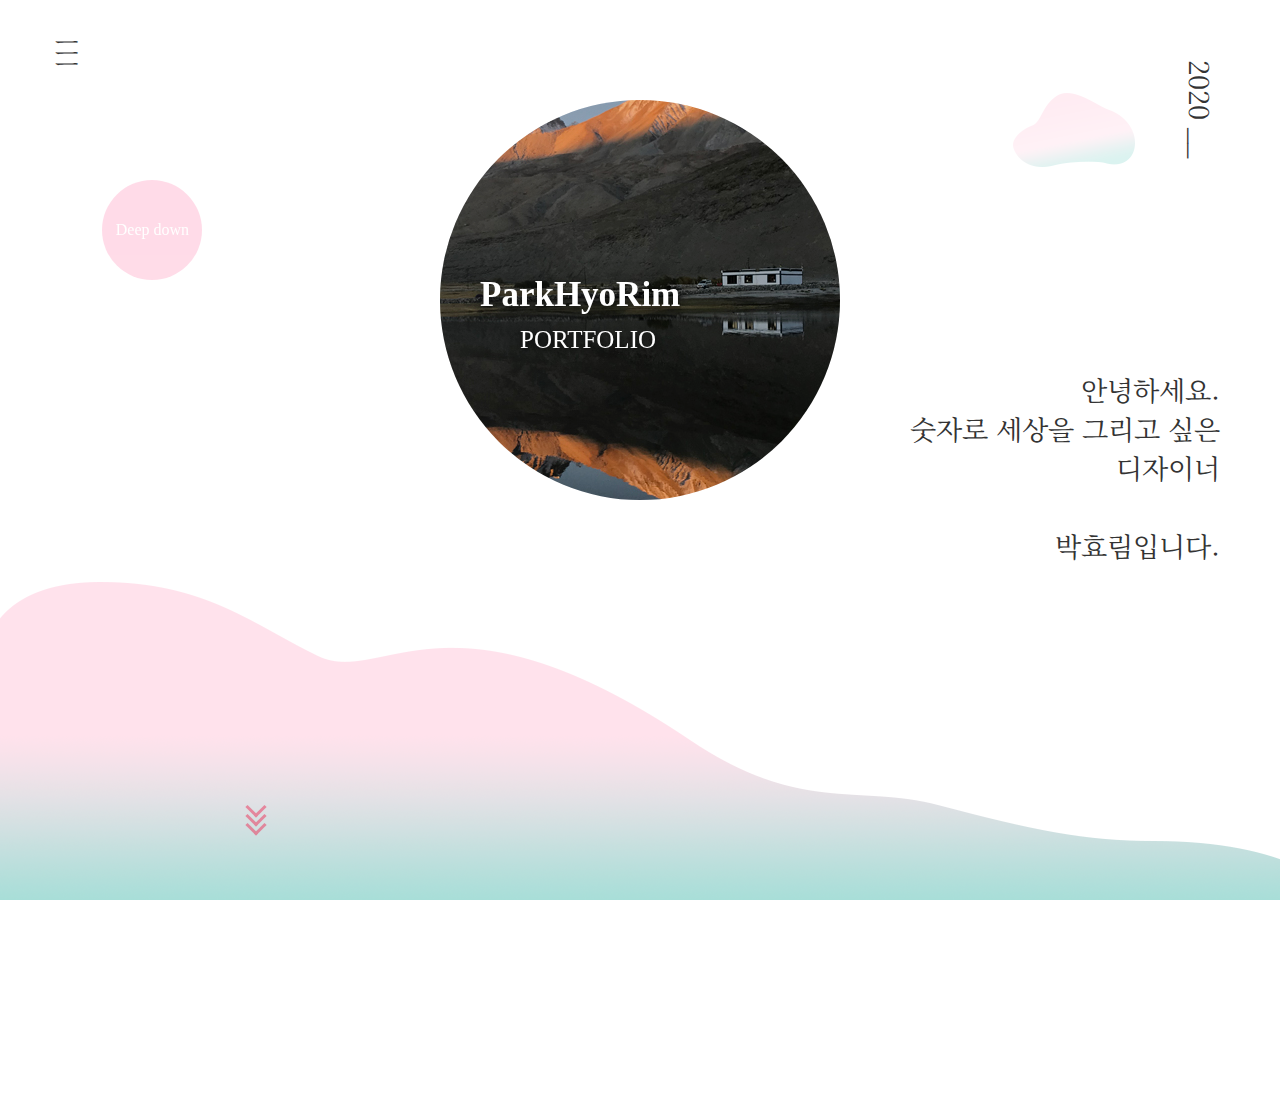
<file: index.html>
<!doctype html>
<html lang="ko">
<head>
<meta charset="UTF-8" />
<meta name="viewport" content="width=device-width, initial-scale=1">
<title>Parkhyorim Portfolio</title>
<link rel="stylesheet" type="text/css" href="css/style.css" />
<link rel="stylesheet" type="text/css" href="css/style5.css" />
<link rel="stylesheet" type="text/css" href="css/modal.css" />
<link rel="icon" href="images/favicon.png">
<link href="https://fonts.googleapis.com/css2?family=Cormorant+Garamond:wght@300;400&family=Tajawal:wght@200;300&display=swap" rel="stylesheet"> 
<script src="script/jquery-1.7.1.min.js"></script>
<script src="script/main.js"></script>
</head>
<body>
<div class="scroll_box">
	<div class="section1">
	<div class="cloud"><img src="images/cloud.png" alt="fallin"></div>
		<div class='3d_wrap'>
		  <div class='card'>
			<div class='card-front'>
			  <div class='card-title'>ParkHyoRim</div>
			  <div class='card-subtitle'>PORTFOLIO</div>
			  <div class='card-shine'></div>
			</div>
		  </div>
		</div>
		<div class="title">
			<div class="title_nav">
			<p class="nav_button nav_open"><span>ㅡ ㅡ ㅡ</span></p>
			</div>
			<div class="title_date">
			<span>2020&nbsp;__</span>
			</div>
			<div class="title_text">
				<div class="count">
					<p class="number num1">1</p>
					<p class="number num2">2</p>
					<p class="number num3">3</p>
					<p class="number num4">4</p>
					<p class="number num5">5</p>
					<p class="number num6">6</p>
					<p class="number num7">7</p>
					<p class="number num8">8</p>
					<p class="number num9">9</p>
					<p class="number num0">0</p>
				</div>
			<p class="index_title"><span class="typing1">안녕하세요.</span><br><span class="typing2">숫자로 세상을 그리고 싶은 디자이너</span><br><br><span class="typing3">박효림입니다.<br></span></p>
			<a href="#" class="en">I am Hyo-rim Park, a designer who wants to draw the world with numbers.</a>
			</div>
		</div>
		<div class="under_title">
			<span>디자이너의 길로 산책을 하려고 합니다.<br><br>함께해 주실래요?</span>
		</div>
		<div class="wave"><img src="images/wave.png" alt="fallin"></div>
		<div class="arrow">
					<span></span>
					<span></span>
					<span></span>
		</div>
		
	</div>		
	<div class="section2">
		<div class="circle_wrap">
			<div class="water_dream" id="water_btn" onclick="$('#canvas')".toggle();>
			      <span><a href="#"><span></span><img src="images/heart.png" alt="heart"></a></span>
				  <div class="smoke">
				  <span class="s01"></span>
				  <span class="s02"></span>
				  <span class="s03"></span>
				  <span class="s04"></span>
				  <span class="s05"></span>
				  <span class="s06"></span>
				  <span class="s07"></span>
				  <span class="s08"></span>
				  <span class="s09"></span>
				  <span class="s10"></span>
				  </div>
			</div>
			<div class="about shine"><span><a href="sub.html">About</a></span></div>
			<div class="skills shine"><span><a href="sub.html#skills">Skills</a></span></div>
			<div class="projects shine"><span><a href="sub.html#portfolio">Projects</a></span></div>
			<div class="contact shine"><span><a href="sub.html#contact">Contact</a></span></div>
		</div>
	<div class="btn_wrap">
		<p class="liquid_btn deep2"><span>Deep down</span></p>
		<p class="liquid_btn1 deep3"><span></span></p>
		<p class="liquid_btn1 deep4"><span></span></p>
		<p class="liquid_btn1 deep5"><span></span></p>
		<p class="liquid_btn1 deep6"><span></span></p>
		<p class="liquid_btn1 deep7"><span></span></p>
	</div>
	<!-- <div class="sun"><img src="images/sun.svg" alt="sun"></div> -->
			<div class="earth_bg"><img src="images/bg.png" alt="earthimg"></div>	
				<canvas id="canvas"></canvas>
				<svg xmlns="http://www.w3.org/2000/svg" version="1.1" id="dreaming">
				  <defs>
					<filter id="liquid">
					  <!--important code : [blur + contrast] , contrast on alpha channel to prevent change color-->
					  <feGaussianBlur in="SourceGraphic" stdDeviation="10" result="blur" />
					  <feColorMatrix in="blur" mode="matrix" values="1 0 0 0 0  0 1 0 0 0  0 0 1 0 0  0 0 0 40 -10"/>
					</filter>
				  </defs>
				</svg>
				<h1><a href="sub.html">+</a></h1>
				
	</div>

<div class="liquid_1">
		<p class="liquid_btn deep1"><span>Deep down</span></p>	
</div>		
</div>
<div class="nav">
<p class="nav_button nav_close"><span><img src="images/icon/close_g.svg" alt="close"></span></p>
<ul class="nav_inner">
<li><a href="index.html" data-text="Intro">Intro</a></li>
<li><a href="sub.html#about" data-text="About">About</a></li>
<li><a href="sub.html#skills" data-text="Skills">Skills</a></li>
<li><a href="sub.html#portfolio" data-text="Projects">Projects</a></li>
<li><a href="sub.html#contact" data-text="Contact">Contact</a></li>
</ul>
</div>


<script>
$(function(){
  $('.liquid_btn').click(function(){
    $('.liquid_1').css('animation-play-state','running');
    $('.title span').css('color','#fff');
    $('.title_text span').css('opacity','0');
    $('.count').css('opacity','0');
    $('.shine').css('opacity','1');
    $('.wave').css('opacity','0');
  });
});
</script>
<script src="script/scroll5.js"></script>
<script src="script/water_dream.js"></script>
</body>
</html>
</file>
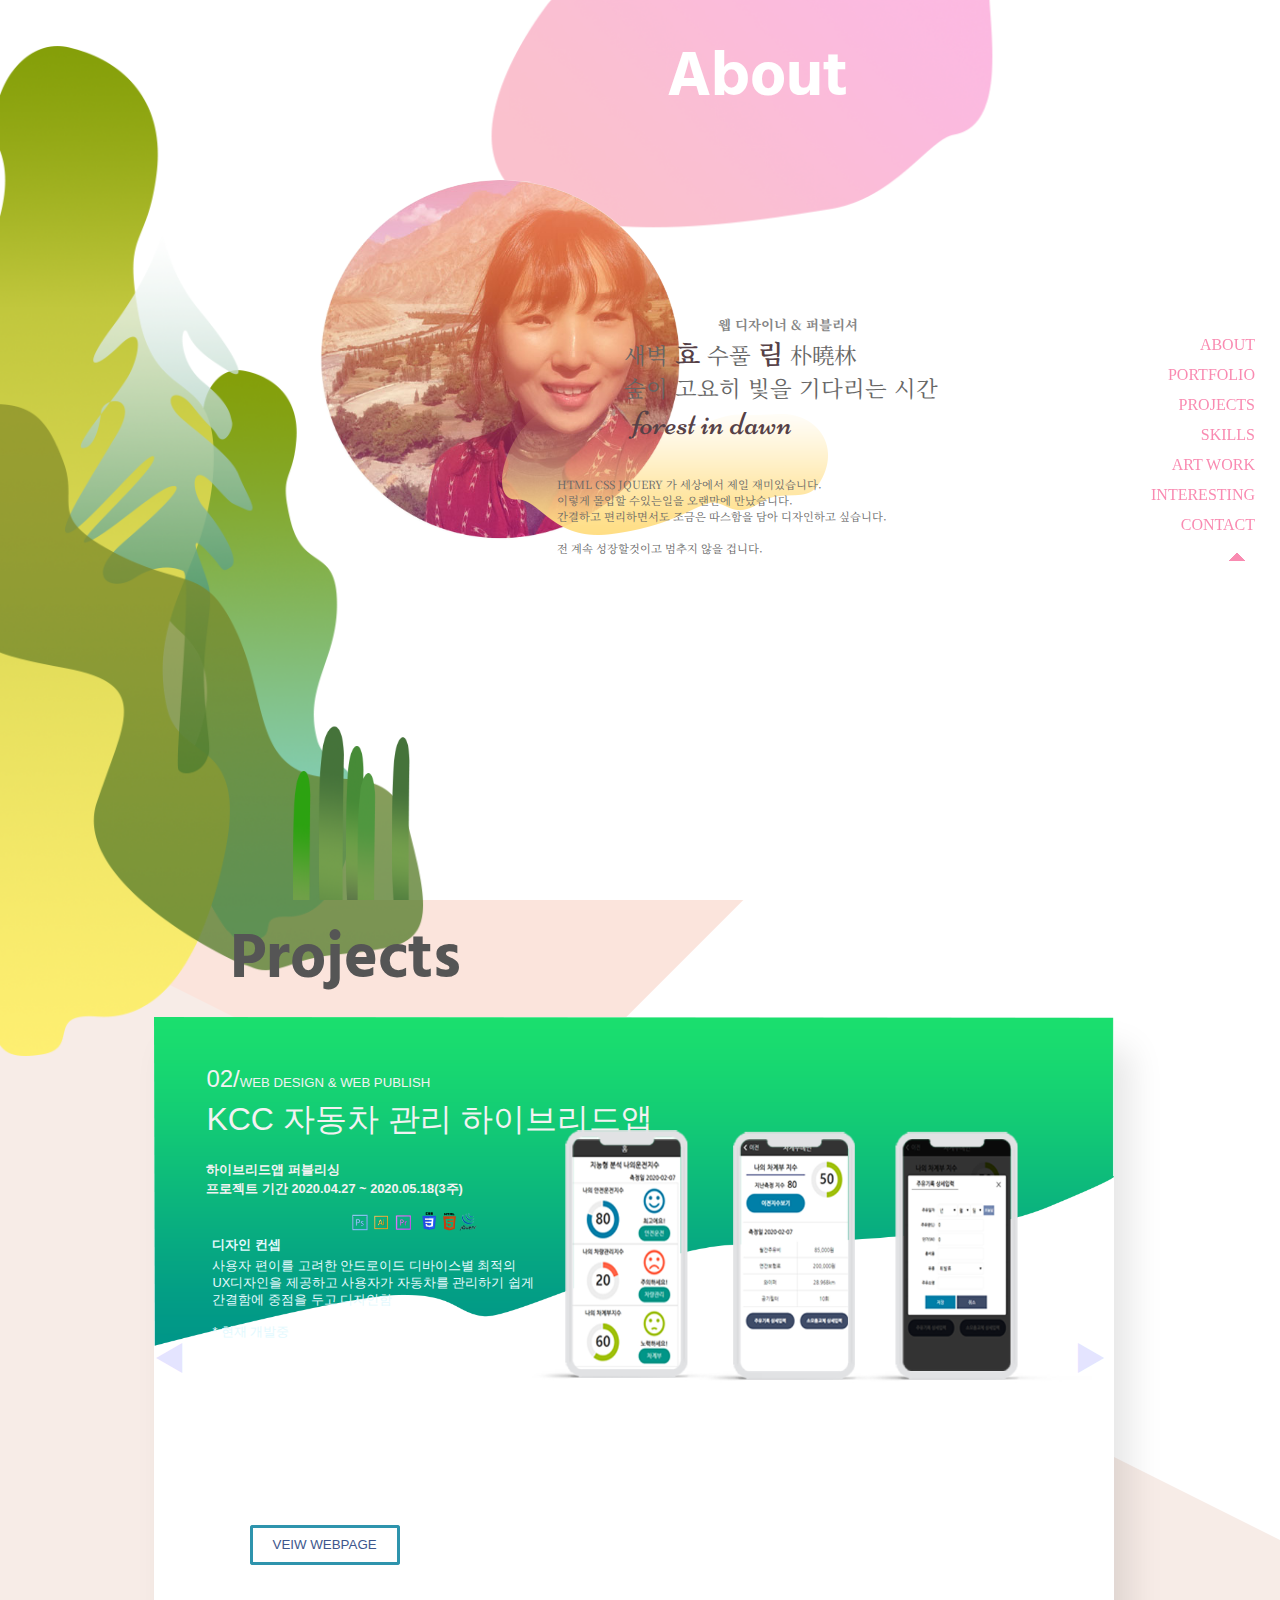
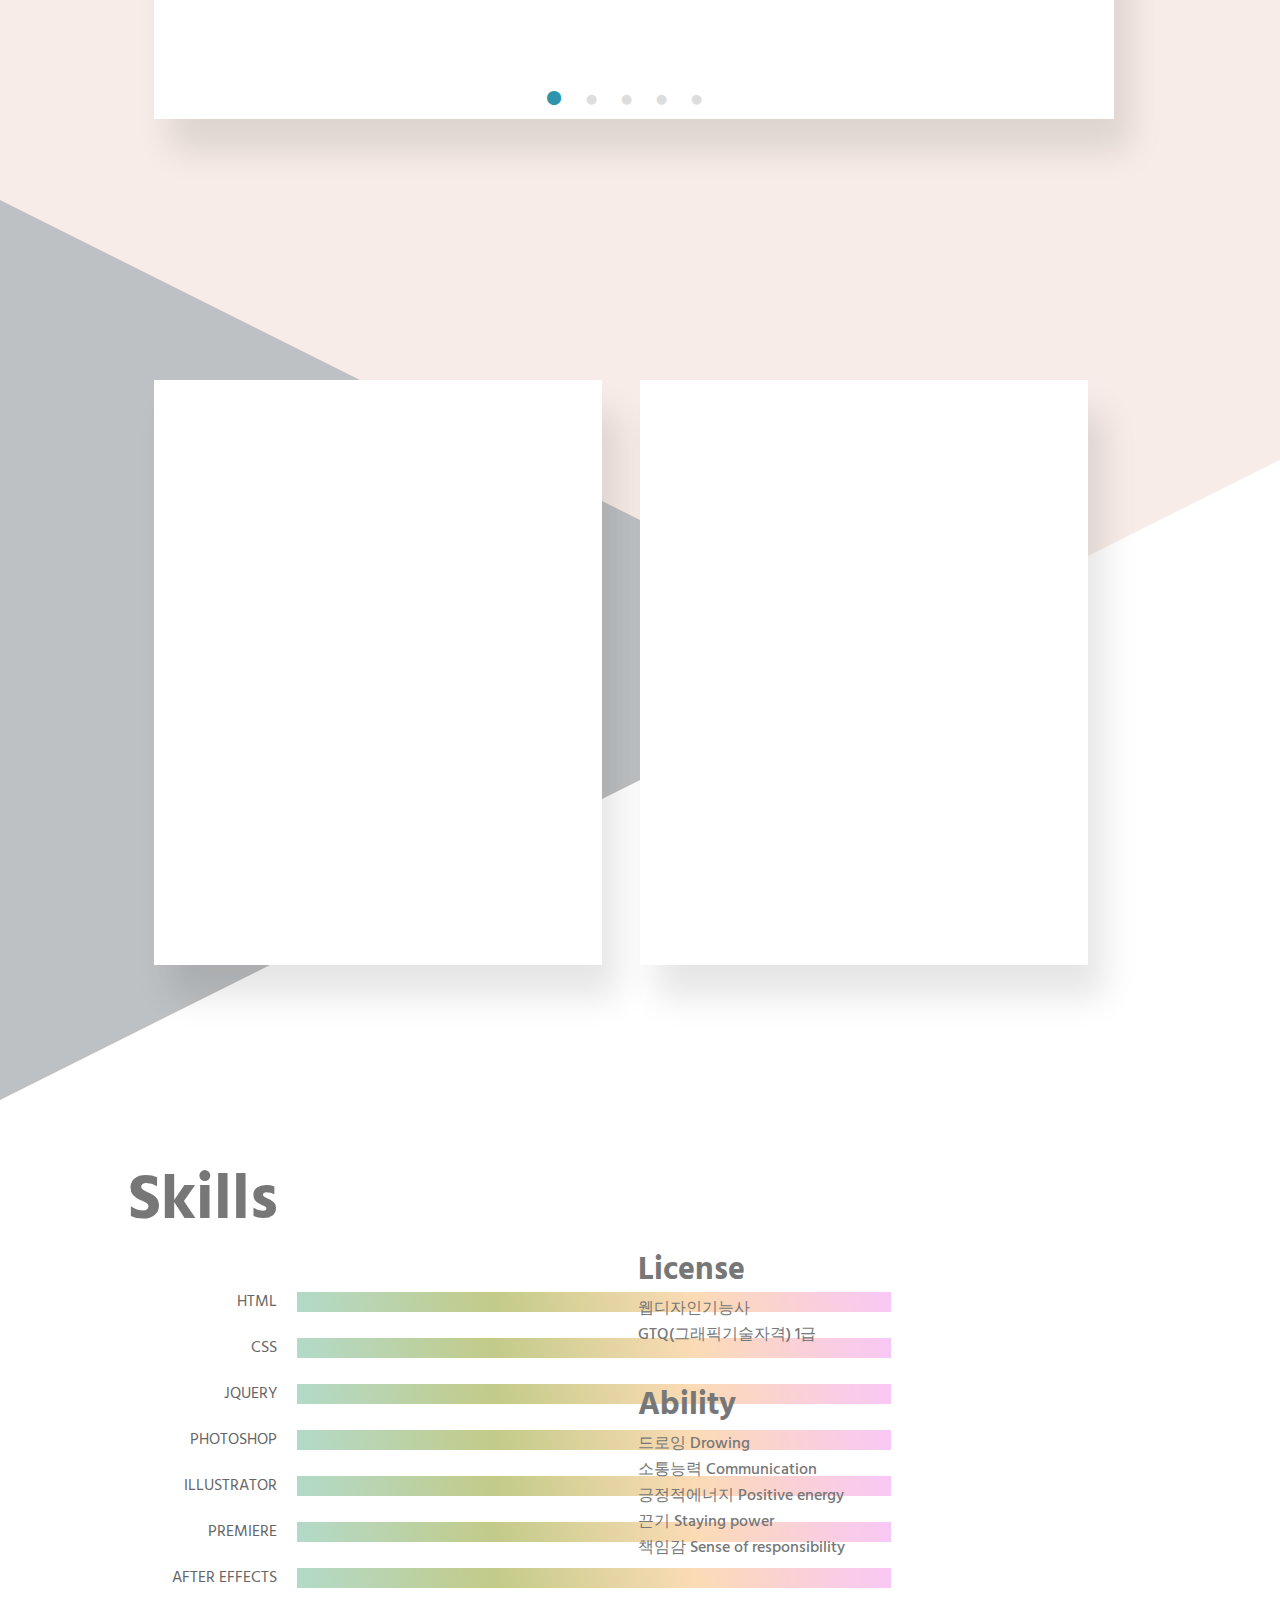
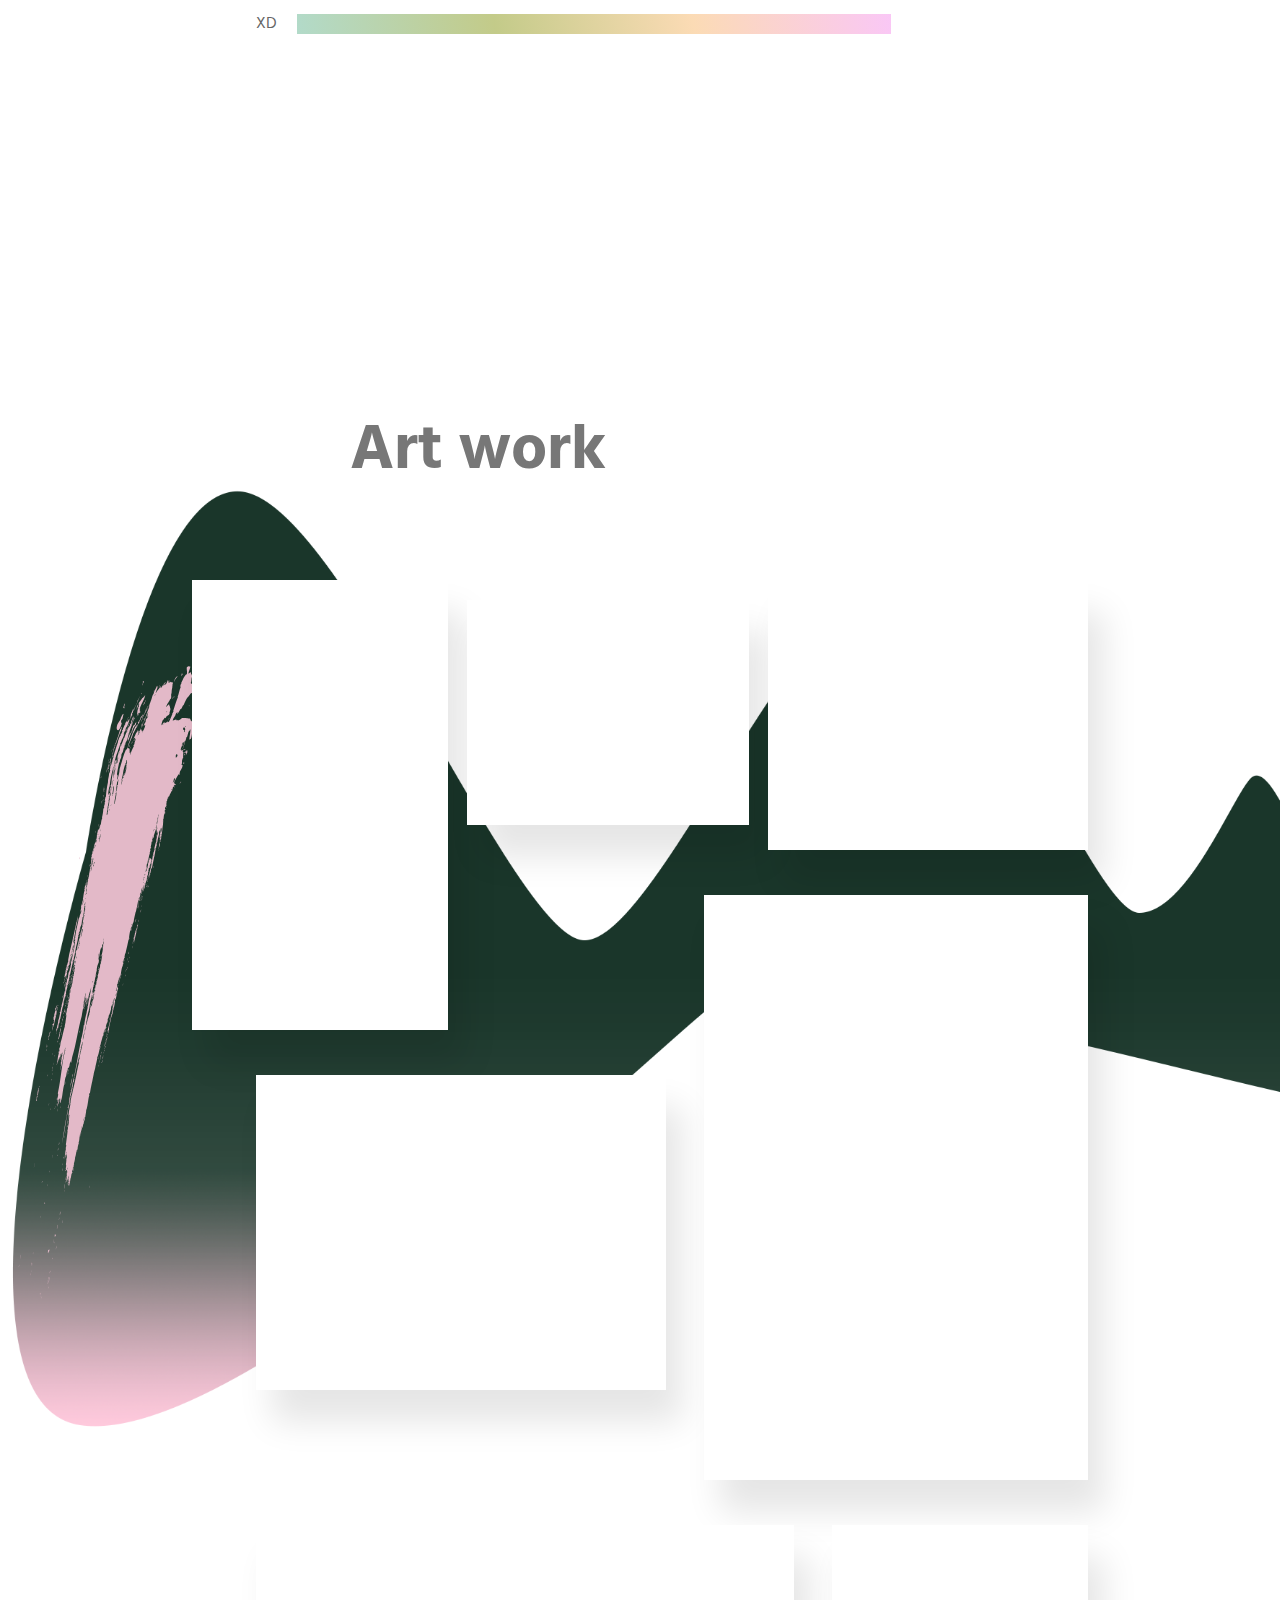
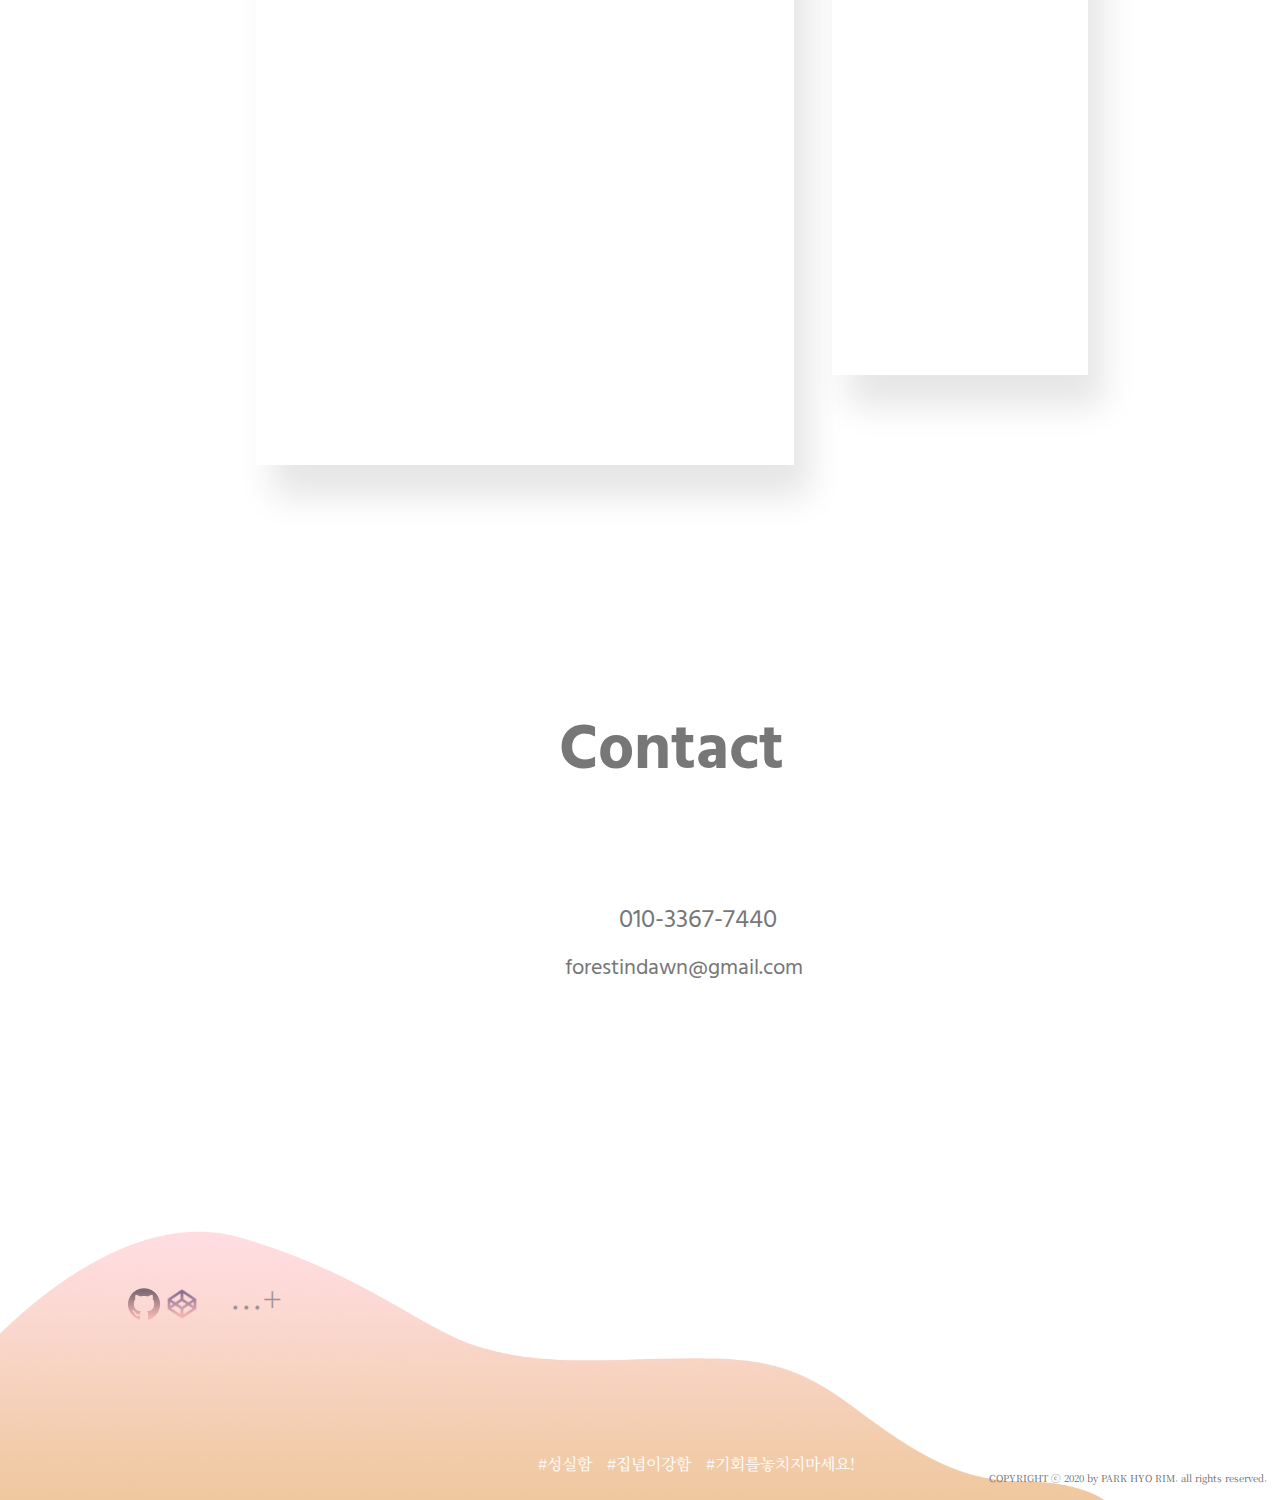
<file: sub.html>
<!DOCTYPE html>
<html lang="ko">
<head>
<meta charset="UTF-8" />
<meta name="viewport" content="width=device-width, initial-scale=1">
<title>박효림 포트폴리오</title>
<link rel="stylesheet" type="text/css" href="css/sub.css" />
<script src="script/jquery-1.7.1.min.js"></script>
<script src="script/sub_scroll.js"></script>
<script src="script/sub_floating.js"></script>
<script src="script/slidemaster.js"></script>
<link rel="icon" href="images/favicon.png">
</head>
<body>
<!-- #contents 시작 -->
<div id="contents">

	<!-- section1 시작 -->
	<div class="section section-01 scroll"  id="about">
		<div class="about_title title1">
			<img src="images/about_title.png" alt="title_bg">
			<p class="section_title stitle1">About</p>
		</div>
		<div class="about_tree">
			<img src="images/about_tree.png" alt="tree_img">
			<img class="stuki" src="images/about_tree_5.png" alt="tree_img">
		</div>
		<div class="about_face">
			<img class="face" src="images/face.jpg" alt="face_img">
			<p><img src="images/about_cloud.png" alt="yellow_cloud_img"></p>
		</div>
		<div class="about_text">
			<h5>웹 디자이너 & 퍼블리셔</h5>
			<p><h3></h3> 새벽 <h3>효</h3> 수풀 <h3>림</h3>&nbsp;朴曉林<br> 
			&nbsp;숲이 고요히 빛을 기다리는 시간<br>
			<span> &nbsp;&nbsp;&nbsp;forest in dawn</span><br></p><br>
			<p class="text">HTML CSS JQUERY 가 세상에서 제일 재미있습니다.<br>
			이렇게 몰입할 수있는일을 오랜만에 만났습니다.<br>
			간결하고 편리하면서도 조금은 따스함을 담아 디자인하고 싶습니다.<br>
			<br>

			전 계속 성장할것이고 멈추지 않을 겁니다. </p>
		</div>
	</div>
	<!-- section1 끝 -->
	
	
	<!-- section2 시작 -->
	<div class="section section-02 scroll"  id="portfolio">
		<div class="about_title title2">
			<p class="section_title stitle2">Projects</p>
		</div>
		<div class="box box1">
			<div id="slideBox" title="슬라이드">
				<ul class="slide">
					<li>
						<div class="slidetext">
							<div class="slide_title slide1_text">
								<h2>01/<span> WEB DESIGN & WEB PUBLISH</span></h2>
								<h1>동성화인텍 기업 리디자인</h1><br>
								<span>반응형 웹 사이트디자인</span><br> 
								<span>프로젝트 기간  2020.04.06 ~ 2020.04.26(3주)</span>
								<div class="slide_icon"><img src="images/skillsicon.png" alt="skills_icon" style="padding:10px; margin-left:15%; height:50px;"></div>
								<p><span>디자인 컨셉</span><br>
								직관적으로 제조회사의 제품과 견고성을 <br> 
							    드러낼 수 있는 홍보영상을 메인페이지에  <br>  
								노출시켜 생동감있으며 역동적인 성장하는 <br>  
								사업체로서의 정체성을 극대화시킴<br><br>
								</p>
							</div>
						</div>
						<a href="#"><button>VEIW WEBPAGE</button></a>
						<img src="images/project_1.png" style="width:63%;" alt="project1">	
					</li>
					<li>
						<div class="slidetext">
							<div class="slide_title slide2_text ">
								<h2>02/<span>WEB DESIGN & WEB PUBLISH</span></h2>
								<h1>KCC 자동차 관리 하이브리드앱</h1><br>
								<span>하이브리드앱 퍼블리싱</span><br>
								<span> 프로젝트 기간 2020.04.27 ~ 2020.05.18(3주)</span>
								<div class="slide_icon"><img src="images/skillsicon.png" alt="skills_icon" style="padding:10px; margin-left:15%; height:50px;"></div>
								<p><span>디자인 컨셉</span><br>				
								사용자 편이를 고려한 안드로이드 디바이스별 최적의<br>
								UX디자인을 제공하고 사용자가 자동차를 관리하기 쉽게 <br> 
								간결함에 중점을 두고 디자인함<br><br>
								* 현재 개발중</p>
							</div>
						</div>
						<a href="#"><button>VEIW WEBPAGE</button></a>
						<img src="images/project2.png" style="width:95%;" alt="project2">	
					</li>
					<li>
						<p>3</p>
					</li>
					<li>
						<p>4</p>
					</li>
					<li>
						<p>5</p>
					</li>
				</ul>
					<p class="slideBtn">
						<span class="prevBtn">◀</span>
						<span class="nextBtn">▶</span>
					</p>
					<ul class="slideControl">
						<li class="cur">●</li>
						<li>●</li>
						<li>●</li>
						<li>●</li>
						<li>●</li>
					</ul>
			</div>	
		</div>
		<div class="protfolio_bg">

			<div class="triangle_bg1"></div>
			<div class="triangle_bg2"></div>
	
		</div>
	
	</div>
	<!-- section2 끝 -->
	
	<!-- section3 시작 -->
	<div class="section section-03 scroll" id="intersting">
		<div class="protfolio_bg">
			<div class="triangle_bg3"></div>
			<div class="triangle_bg4"></div>
		</div>
		<div class="box box3"></div>
		<div class="box box4"></div>
	</div>
	<!-- section3 끝 -->
	
	<!-- section4 시작 -->
	<div class="section section-04 scroll"  id="skills">
		<div class="about_title title3">
			<p class="section_title stitle3">Skills</p>
		</div>
		<div class="skills_bar_wrap">
			<ul class="slills_bar_all">
				<li>
					<ul class="skills_bar">
						<li>HTML</li>
						<li class="s_line">
							<div class="ball_1 show-on-scroll"></div>
							<div></div>
						</li>
						<li>95% <span>♥</span></li>
					</ul>
				</li>
				<li>
					<ul class="skills_bar">
						<li>CSS</li>
						<li class="s_line">
							<div class="ball_2"></div>
							<div></div>
						</li>
						<li>90% <span>♥</span></li>
					</ul>
				</li>
				<li>
					<ul class="skills_bar">
						<li>JQUERY</li>
						<li class="s_line">
							<div class="ball_3"></div>
							<div></div>
						</li>
						<li>40% <span>♥</span></li>
					</ul>
				</li>
				<li>
					<ul class="skills_bar">
						<li>PHOTOSHOP</li>
						<li class="s_line">
							<div class="ball_4"></div>
							<div></div>
						</li>
						<li>70%</li>
					</ul>
				</li>
				<li>
					<ul class="skills_bar">
						<li>ILLUSTRATOR</li>
						<li class="s_line">
							<div class="ball_5"></div>
							<div></div>
						</li>
						<li>80%</li>
					</ul>
				</li>
				<li>
					<ul class="skills_bar">
						<li>PREMIERE</li>
						<li class="s_line">
							<div class="ball_6"></div>
							<div></div>
						</li>
						<li>70%</li>
					</ul>
				</li>
				<li>
					<ul class="skills_bar">
						<li>AFTER EFFECTS</li>
						<li class="s_line">
							<div class="ball_7"></div>
							<div></div>
						</li>
						<li>30%</li>
					</ul>
				</li>
				<li>
					<ul class="skills_bar">
						<li>XD</li>
						<li class="s_line">
							<div class="ball_8"></div>
							<div></div>
						</li>
						<li>80%</li>
					</ul>
				</li>
			</ul>
		</div>
		<div class="license">
			<div class="about_title title33">License<br>
			<p>웹디자인기능사</p>
			<p>GTQ(그래픽기술자격) 1급</p>
			</div>
			<div class="about_title title34">Ability<br>
			<p>드로잉 Drowing</p>
			<p>소통능력 Communication</p>
			<p>긍정적에너지 Positive energy</p>
			<p>끈기 Staying power</p>
			<p>책임감 Sense of responsibility</p>
			</div>
			
		</div>
		<!-- <img src="images/skills1.png" alt="skills_bg"> -->
	</div>
	<!-- section4 끝 -->
	
	
	
	
	<!-- section5 시작 -->
	<div class="section section-05 scroll"  id="artwork">
		<div class="about_title title5">
			<p class="section_title stitle5">Art work</p>
		</div>
		<div class="artwork_bg">
			<img src="images/artwork_bg.png" alt="artwork_bg">
			<img src="images/brush.svg" alt="brush_svg">
		</div>
		<div class="art_grid">
			<div class="art1"></div>
			<div class="art2"></div>
			<div class="art3"></div>
			<div class="art4"></div>
			<div class="art5"></div>
			<div class="art6"></div>
			<div class="art7"></div>
		</div>
	</div>
	<!-- section5 끝 -->
	
	<!-- section6 시작 -->
	<div class="section section-06 scroll"  id="interesting">
	
	</div>
	<!-- section6 끝 -->
	
	<!-- section6 시작 -->
	<div class="section section-07 scroll"  id="contact">
		<div class="about_title title7">
			<p class="section_title stitle7">Contact</p>
			<p class="number"><a href="tel:010-3367-7440">010-3367-7440</a></p>
			<p><a href="mailto:forestindawn@naver.com">forestindawn@gmail.com</a></p>
		</div>
		<div class="sns_icon">
			<p><a href="https://github.com/forestindown"target="_blank"><img src="images/git.png" alt="git_icon"></a></p>
			<p><a href="https://codepen.io/forestindawn" target="_blank"><img src="images/codepen.png" alt="codepen_icon"></a></p>
			<p><a href="#">...+</a></p>
		
		</div>
		<div class="contact_bg">
			<img src="images/contact.png" alt="contact_bg">
		</div>
		<div>
			<span>#성실함 &nbsp; #집념이강함 &nbsp; #기회를놓치지마세요!</span>
			<span>COPYRIGHT ⓒ 2020 by PARK HYO RIM. all rights reserved.</span>
		</div>
	</div>
	<!-- section6 끝 -->
	 
	</div>
	<!-- #contents 끝 -->
		
		<!-- 플로팅메뉴 -->
	 <div class="floating-menu">
        <ul>
            <li class="m"><a href="#section-01" class="menu-01"><span>ABOUT</span></a></li>
            <li class="m"><a href="#section-02" class="menu-02"><span>PORTFOLIO</span></a></li>
            <li class="m"><a href="#section-03" class="menu-03"><span>PROJECTS</span></a></li>
            <li class="m"><a href="#section-04" class="menu-04"><span>SKILLS</span></a></li>
            <li class="m"><a href="#section-05" class="menu-05"><span>ART WORK</span></a></li>
			<li class="m"><a href="#section-06" class="menu-06"><span>INTERESTING</span></a></li>
            <li class="m"><a href="#section-07" class="menu-07"><span>CONTACT</span></a></li>
            <li class="btn-top"><a href="#header" class="menu-08"><span><img src="images/up.png" alt="up"></span></a></li>
        </ul>
    </div>
	<!-- <script> -->
<!-- $(function(){ -->
  <!-- $('.skills_btn').click(function(){ -->
		<!-- autoAni2(); -->
  <!-- }); -->

<!-- }); -->
	<!-- function autoAni2() { -->
		<!-- var className  = '.ball_'; -->
		<!-- var aa = ""; -->
		<!-- for(i = 1; i<9; i++) { -->
		   <!-- aa = className + i; -->
			<!-- $(aa).css('animation-play-state','running'); -->
		<!-- } -->
	
	<!-- } -->
<!-- </script> -->

</script>
</body>
</html>
</file>
<file: css/style.css>
@charset "utf-8";

@import url('https://fonts.googleapis.com/css2?family=Nanum+Myeongjo:wght@400;700&family=Noto+Serif+KR&display=swap');


*{outline: 1px solid transparent;padding:0; margin:0; box-sizing:border-box;list-style:none;}
html{ scroll-behavior: smooth;} 
html,body{width:100%; height:100%;overflow: hidden;}
a {text-decoration:none; color:inherit;}
body {transform-style: preserve-3d;transform: perspective(800px);}
/* background: linear-gradient(to bottom, #ddd 0%, #f0f0f0 40%); */

/* 3d 이펙트 ------------------------------------------ */
.3d_wrap {position: absolute;z-index:3;perspective: 600px;height: 100%;width: 100%;top: 50px;bottom: 0;left: 0;right: 0;border-radius: 50%;overflow: hidden;text-align: center;}
.card-shadow, .card{margin: 0 auto;margin-top: 100px;width: 400px;height: 400px;z-index: 5;position: absolute;border-radius: 50%;top: 0px;bottom: 0px;left: 0px;right: 0px;}
.card {border-radius: 50%;background-size: 450%;background: url(../images/card.jpg) 50% 50%;}
.card-shine {position: absolute;width: 100%;height: 100%;transform-style: preserve-3d;z-index: 1;border-radius: 50%;background: linear-gradient(135deg, rgba(255, 255, 255, 0.1) 0%, rgba(255, 255, 255, 0) 60%);z-index: -1;}
/* .card-shadow {top: 10px;transform-style: preserve-3d;transform: translateZ(40px);z-index: -1;background: #fff;transform: scale(0.5, 0.5);box-shadow: 0 0 30px 10px #aaa;} */
.card-front, .card-title, .card-subtitle {position: absolute;color: #FFF;transform-style: preserve-3d;}
.card-front {border-radius: 50%;width: 100%;height: 100%;z-index: 0;background-color: rgba(0, 0, 0, 0.1);}
.card-title {font-weight:700;text-align:left;left:-10px;bottom:140px;font-size: 35px;line-height:30px;text-shadow: 0 5px 8px rgba(0, 0, 0, 0.65);transform: translateZ(0px);overflow: hidden;margin: 0;padding:50px;}
.card-subtitle {font-weight: normal;text-align: left;left: 30px;width: 60%;padding:50px;bottom: 100px;font-size: 25px;line-height: 20px;text-shadow: 0 3px 6px rgba(0, 0, 0, 0.8);transform: translateZ(0px);}

/* 메인 텍스트 -------------------------------------------  */
.title{font-family: 'Noto Serif KR', serif;position:absolute; }
.title_nav{z-index:3;}
.title_nav>p {z-index:3;font-size:1.5em; writing-mode:vertical-rl;color:#333;display:inline-block;width:6em; height:4em;letter-spacing:-10px;}
.title_date>span {z-index:3;font-size:1.7em;writing-mode: vertical-rl;color:#333;display:inline-block;width:50px; height:100px;padding:10px;position:fixed;top:50px; right:50px;}
.index_title{z-index:6;font-size:1.7em;color:#333;text-align:right;width:350px; height:100px;padding:10px;position:fixed;top:40%; right:50px;}
.title_text>div{font-size:4em;position:fixed;top:35%;right:100px;z-index:5;} /* number */
.en{font-family: 'Tajawal', sans-serif; font-size:1em;color:#fff;width:200px;position:fixed;top:48%;right:20px;z-index:-3;}
.under_title{font-family: 'Noto Serif KR', serif;font-size:1.7em;position:fixed;top:38%;left:110px;z-index:1;width:300px; height:100px; color:#fff; font-weight:600;}

/* max-width:580px */
@media screen and (max-width:580px){
	.title_text>span {z-index:6;font-size:1.3em;color:#333;text-align:right;display:inline-block;width:500px; height:100px;padding:10px;position:absolute;bottom:0; right:0;margin-top:150px;margin-right:-250px;}
	.title_text>div{font-size:3em;position:absolute;bottom:0;;right:-200px;margin-top:120px;z-index:5;} /* number */
}



/*nav*/
.nav a{font-size:3em;}
.nav{display:none;position:absolute; top:0;left:0;z-index:8;width:100vw; height:100vh; background: linear-gradient(218deg, #fad0c4, rgba(255,209,255,0.95),#ecccc8,#ecb0bf);background-size: 400% 400%;  animation: nav_bg 6s ease infinite;}
@keyframes nav_bg {
    0%{background-position:99% 0%}
    50%{background-position:2% 100%}
    100%{background-position:99% 0%}
}
.nav li{text-align:center;list-style:none;text-decoration:none; line-height:4em; font-weight:700;letter-spacing: 5px;transition: transform 0.3s ease;}
.nav_inner{padding-top:10em;}
.nav_inner li {position: relative;}
.nav_inner li a {position: relative;}
.nav_inner li a:before {content: attr(data-text);position: absolute;top: 0;left: 0;color:deeppink;transition: 0.5s;overflow: hidden;width: 0;}
.nav_inner li a:hover:before {width: 100%;}
.nav_button{position:fixed; top:0; left:-60px;width:50px; height:50px;text-align:center;cursor:pointer;z-index:5;}
.nav_close{width:1.5em;padding:40px 115px;}

/* page 2*/
.circle_wrap{z-index:5;}
.circle_wrap>div{position:relative;display:inline-block;transition: all ease 1s;font-size:2em;color:#fff;text-align:center;}
.circle_wrap .water_dream{width:25vh;height:25vh;position:absolute; top:38%; right:35%;font-size:1.3em; animation: nav_bg 6s ease infinite;  animation:  dreaming 0.8s linear infinite both;} .water_dream a{font-weight:700;} .water_dream img{width:100%;opacity:0.8;} .water_dream span{color:#fff; font-size:0.7em;position:absolute; top:0; left:0; margin-top:12px;} 
/* linear-gradient(218deg, #fad0c4, rgba(255,209,255,0.95),#ecccc8,#ecb0bf) */
@keyframes dreaming{0%  {transform: scale(0.9);}50%  {transform: scale(1);}100%  {transform: scale(0.9);}}
.smoke {width: 10px; height: 160px;position: absolute;left: 60%; bottom:-44%;transform: translate(-50%, -50%);opacity:0.8;}
.smoke span {position: absolute;left: 0; top: 100px;height: 0; width: 0;border: 35px solid #fff;border-radius: 35px;transform: scale(0.2);margin-left: -20px; left: -14px;opacity: 0;}
.s01 {animation: smoke-left 10s 0s infinite;}
.s02 {animation: smoke-right 10s 1s infinite;}
.s03 {animation: smoke-left 10s 2s infinite;}
.s04 {animation: smoke-right 10s 3s infinite;}
.s05 {animation: smoke-left 10s 4s infinite;}
.s06 {animation: smoke-right 10s 5s infinite;}
.s07 {animation: smoke-left 10s 6s infinite;}
.s08 {animation: smoke-right 10s 7s infinite;}
.s09 {animation: smoke-left 10s 8s infinite;}
.s10 {animation: smoke-right 10s 9s infinite;}
@keyframes smoke-left{
  0%  {transform: scale(0.2) translate(0,0);}
  10% {transform: scale(0.2) translate(0,-15px); opacity: 1;}
  100%  {transform: scale(1) translate(-20px, -130px); opacity: 0;}
}
@keyframes smoke-right{
  0%  {transform: scale(0.2) translate(0,0);}
  10% {transform: scale(0.2) translate(0,-5px); opacity: 1;}
  100%  {transform: scale(1) translate(20px, -130px); opacity: 0;}
}
.circle_wrap .skills{ background: linear-gradient(125deg, #b2bac3, #b9afdb, #48bda8, #cff1fd);
background-size: 800% 800%;animation: skills 5s ease infinite;box-shadow: 5px 24px 35px 0px rgba(209,209,209,0.33);opacity:0.8;width:15vh;height:15vh; border-radius:50%;position:absolute; top:8%; left:8%;font-size:1.5em;} 
.circle_wrap .about{ background: linear-gradient(227deg, #63a393, #f39c55, #91a3c7);background-size: 400% 400%;opacity:0.8;animation: about 20s ease infinite;;box-shadow: 5px 24px 35px 0px rgba(209,209,209,0.33);width:30vh;height:30vh; border-radius:50%;position:absolute; top:20%; left:27%;} 
.circle_wrap .contact{background: linear-gradient(230deg, #cee136,#edb3db, #9b963e,#66CF6E);
background-size: 800% 800%;animation:contact 15s ease infinite;box-shadow: 5px 24px 35px 0px rgba(209,209,220,0.33);opacity:0.8;width:25vh;height:25vh; border-radius:50%;position:absolute; bottom:15%; left:12%;font-size:1.5em;}
.circle_wrap .projects{background: linear-gradient(218deg, #fad0c4, rgba(255,209,255,0.95),#ecccc8,#ecb0bf);background-size: 400% 400%;  animation: nav_bg 6s ease infinite; box-shadow: 5px 24px 35px 0px rgba(209,209,209,0.33);width:40vh;height:40vh; border-radius:50%;position:absolute; bottom:20%; right:9%;}


/* 
타이핑 애니메이션
.projects span{text-transform:capitalize; white-space:nowrap;color:transparent; margin:0;}
.projects span::before{content:"projects";position:absolute;top:0; left:0;width:100%; height:100%;color:#fff;overflow:hidden;animation: typing 0.8s steps(8);} /* border-right:3px solid #fff;*/
/* @keyframes typing {0%{width:0%;}100% {width:100%;}} */



 
.circle_wrap>div:hover{transform:scale(1.1);opacity:1;}
.circle_wrap>div:hover a{transform:scale(1.2);}
.circle_wrap span{transition: all ease 1s;position:absolute; top:50%; left:50%; transform:translate(-50%, -50%);}
.shine {position: relative;display:inline-block;width:18vh;height:18vh;margin: 0;padding: 0;overflow: hidden; border-radius:50%;}
.shine::before {position: absolute;top: 0;left: -75%;z-index: 2;display: block;content: '';width: 50%;height: 100%;background: linear-gradient(to right, rgba(255,255,255,0) 0%, rgba(255,255,255,.3) 100%);transform: skewX(-25deg);}
.shine:hover::before {animation: shine .75s;}
@keyframes shine {100% {left: 125%;}}

@keyframes about {0%{background-position:97% 0%}50%{background-position:4% 100%}100%{background-position:97% 0%}}
@keyframes contact {
    0%{background-position:0% 87%}
    50%{background-position:100% 14%}
    100%{background-position:0% 87%}
}
@keyframes skills {
    0%{background-position:0% 91%}
    50%{background-position:100% 10%}
    100%{background-position:0% 91%}
}
/* number */
/*font-family: 'Tajawal', sans-serif; font-family: 'Cormorant Garamond', serif; */
.count{font-family: 'Tajawal', sans-serif; position:relative;font-size:5em;font-weight:900; color:deeppink;opacity:0.5;}
.number{opacity:0;position:absolute;top:135px; left:0; transition:all 2s cubic-bezier(0.550, 0.055, 0.675, 0.190);} /*cubic-bezier(0.550, 0.055, 0.675, 0.190) ease-out*/
.num1{animation:number ease 20s infinite; animation-delay: 2s;}
.num2{animation:number ease 20s infinite; animation-delay: 4s;}
.num3{animation:number ease 20s infinite; animation-delay: 6s;}
.num4{animation:number ease 20s infinite; animation-delay: 8s;}
.num5{animation:number ease 20s infinite; animation-delay: 10s;}
.num6{animation:number ease 20s infinite; animation-delay: 12s;}
.num7{animation:number ease 20s infinite; animation-delay: 14s;}
.num8{animation:number ease 20s infinite; animation-delay: 16s;}
.num9{animation:number ease 20s infinite; animation-delay: 18s;}
.num0{animation:number ease 20s infinite; animation-delay: 20s;}


@keyframes number{
     0%  {transform:translate(0px,-150px) scale(1.3);opacity:1;}
	 50% {transform:translate(0px,-50px)scale(0.5);opacity:0;}
     100% {transform:translate(0px,0px)scale(0.1);opacity:0;}
}


/* section wave */
.wave{width:50vw; height:60vh; position:fixed; bottom:-22%; left:0; z-index:3; opacity:0.8;}
.cloud{width:30%; height:30%; position:fixed; top:10%; left:79vw; z-index:3;animation: cloud 2s infinite alternate;}
.sun{width:100%; height:100%; position:absolute; top:10%; left:65vw; z-index:5;opacity:0.5;}
.earth_bg{width:100%; height:100%; position:absolute; top:0; left:0; z-index:4;opacity:0.3;}

@keyframes cloud{
	0%{transform:translatex(-0.1em);}
	100%{transform:translatex(0.8em);}
	
}
</file>
<file: css/style5.css>
@charset "utf-8";

/* horizontal scroll */
/* html{scroll-behavior: smooth;} */
.scroll_box{width: 200%;height:100%; background-size: 210% auto;display: flex;align-items: center;justify-content: center;}
.scroll_box>div{float:left;}
.section1{ width: 100vw;height:100vh;background:url(../images/section1.jpg) center center;background-size:cover;background-size: 105% 105%;display: flex;align-items: center;justify-content: center;}
.section2{position:relative;width: 100vw;height:100vh;background:url(../images/section2.jpg) center center;background-size:cover;background-size: 105% 105%;display: flex;align-items: center;justify-content: center;overflow:hidden;}
/* .section2:hover .btn_wrap{display:block; transtion:all ease 1s;} */
/* scroll button animate */
.arrow{position: absolute;z-index:5;bottom: 7%;left: 20%;transform: translate(-50%,-50%);opacity:0.5; }
.arrow span{display: block; width: 15px;height: 15px;border-bottom: 3px solid #ed3058;border-right: 3px solid #ed3058;transform: rotate(45deg);margin: -6px;animation: animate 4s infinite;}
.arrow span:nth-child(2){animation-delay: -0.2s;}
.arrow span:nth-child(3){animation-delay: -0.4s;}
@keyframes animate {
	0%{opacity: 0;transform: rotate(45deg) translate(-20px,-20px);}
    50%{opacity: 1;}
    100%{opacity: 0;transform: rotate(45deg) translate(20px,20px);}
}

/* deep down me_corason */
.liquid_1 {position:absolute;top:0; left:0;z-index:1;width:200%; height:100%; animation: liquid_1 5s;animation-fill-mode: forwards; animation-delay:0s;background:#fff; animation-play-state:paused;} 
/* border-radius:50%;  linear-gradient(321deg, rgba(242,193,221,1) 52%, rgba(191,221,210,1) 70%); */
@keyframes liquid_1{
  from{opacity:1;} /* transform:scale(2); */
  to{opacity:0;} /* transform:scale(0); */
}
.btn_wrap{position:relative;width:100vh; height:100vh;}
/* section1 */
.deep1{animation: liquid 8s linear infinite alternate;position:absolute;top:20%; left:4%;width:100px; height:100px; background-color:rgb(255,185,210); opacity:0.5; } 
/* section2 */
.deep2{animation: liquid1 5s linear infinite alternate;position:absolute;top:0;left:0;width:100px; height:100px;background-color:rgba(0,124,120,0.3);opacity:0.4;z-index:8;}.deep2 span{line-height:100px;}
.deep3{animation: liquid2 25s ease infinite alternate;position:absolute;top:25%; left:25%;width:330px; height:330px;background-color:rgb(205,170,204);opacity:0.1;}.deep3 span{line-height:330px;}
.deep4{animation: liquid7 25s linear infinite alternate;position:absolute;bottom:40%; left:90%;width:500px; height:500px;background-color:rgb(255,177,179);opacity:0.1;}.deep4 span{line-height:400px;}
.deep5{animation: liquid4 15s linear infinite alternate;position:absolute;top:20%; right:45%;width:400px; height:400px;background-color:rgb(175,153,89);opacity:0.1;}.deep5 span{line-height:400px;}
.deep6{animation: liquid5 8s linear infinite alternate;position:absolute;bottom:70%; right:30%;width:250px; height:250px;background-color:rgb(167,110,127);opacity:0.1;}.deep6 span{line-height:250px;}
.deep7{animation: liquid6 30s linear infinite alternate;position:absolute;bottom:23%; left:55%;width:220px; height:220px;background-color:rgb(167,110,127);opacity:0.1;}.deep7 span{line-height:220px;}
/* .deep8{animation: liquid4 30s linear infinite alternate;position:absolute;top:75%; left:35%;width:400px; height:400px;background-color:rgb(167,110,127);opacity:0.5;}.deep8 span{line-height:200px;}/* section1 */
.liquid_btn{position:relative;text-align:center;display:inline-block;color:#fff;border-radius:50%; line-height:100px;cursor: pointer; z-index:3;}/*box-shadow: 0 1px 2px rgba(0,0,0,0.15);*/
.liquid_btn1{position:relative;text-align:center;display:inline-block;color:#fff;border-radius:50%; line-height:100px;cursor: pointer; z-index:3;}/*box-shadow: 0 1px 2px rgba(0,0,0,0.15);*/
.liquid_btn:hover{opacity:0.5;} 
.liquid_btn1:hover{opacity:0.8;} 
@keyframes liquid{
  0%,100% { border-radius: 37% 63% 46% 54% / 48% 48% 35% 51%; } 
	14% { border-radius: 40% 60% 54% 46% / 49% 60% 40% 51%; } 
	36% { border-radius: 54% 46% 38% 62% / 49% 70% 30% 51%; } 
	40% { border-radius: 50% 39% 55% 45% / 50% 38% 62% 39%; } 
	68% { border-radius: 61% 39% 67% 33% / 70% 50% 50% 30%; } 
	81% { border-radius: 50% 25% 34% 66% / 56% 68% 25% 44%; } 
	95% { border-radius: 46% 54% 50% 50% / 35% 61% 39% 65%; } 
}
@keyframes liquid1{
  0%,100% { border-radius: 35% 67% 42% 36% / 54% 28% 30% 68%; } 
	5% { border-radius: 40% 60% 54% 46% / 49% 60% 40% 51%; } 
	18% { border-radius: 54% 46% 38% 26% / 49% 70% 30% 51%; } 
	39% { border-radius: 61% 39% 55% 45% / 61% 38% 26% 39%; } 
	62% { border-radius: 61% 39% 67% 33% / 70% 46% 50% 30%; } 
	89% { border-radius: 50% 50% 34% 66% / 56% 68% 32% 44%; } 
	91% { border-radius: 46% 54% 50% 50% / 35% 61% 39% 65%; } 
}
@keyframes liquid2{
  0%,100% { border-radius: 63% 37% 54% 46% / 55% 48% 52% 45%; } 
	10% { border-radius: 40% 60% 54% 46% / 49% 60% 40% 51%; } 
	22% { border-radius: 54% 46% 38% 47% / 49% 70% 30% 51%; } 
	47% { border-radius: 61% 39% 55% 45% / 61% 38% 68% 39%; } 
	52% { border-radius: 61% 39% 67% 33% / 70% 50% 50% 30%; } 
	70% { border-radius: 50% 50% 34% 66% / 56% 68% 32% 44%; } 
	88% { border-radius: 46% 54% 50% 50% / 35% 61% 39% 65%; } 
}
@keyframes liquid3{
  0%,100% { border-radius: 23% 68% 65% 24% / 67% 35% 45% 53%; } 
	13% { border-radius: 40% 60% 54% 46% / 49% 60% 40% 51%; } 
	26% { border-radius: 54% 46% 38% 57% / 49% 57% 30% 51%; } 
	54% { border-radius: 45% 39% 55% 45% / 61% 38% 62% 39%; } 
	63% { border-radius: 61% 39% 70% 33% / 70% 50% 50% 30%; } 
	79% { border-radius: 50% 50% 34% 66% / 56% 68% 32% 44%; } 
	90% { border-radius: 14% 54% 50% 50% /64% 35% 39% 65%; } 
}
@keyframes liquid4{
  0%,100% { border-radius: 57% 24% 35% 76% /42% 46% 24% 46%; } 
	14% { border-radius: 40% 60% 54% 24% / 49% 57% 40% 51%; } 
	35% { border-radius: 54% 46% 38% 62% / 49% 70% 30% 51%; } 
	42% { border-radius: 73% 39% 43% 45% / 61% 46% 62% 39%; } 
	64% { border-radius: 61% 39% 59% 33% / 70% 50% 45% 30%; } 
	80% { border-radius: 50% 68% 34% 66% / 56% 68% 32% 44%; } 
	89% { border-radius: 35% 54% 50% 50% / 57% 23% 39% 65%; } 
}
@keyframes liquid5{
  0%,100% { border-radius:  50% 50% 34% 66% / 56% 68% 32% 44%; } 
	3% { border-radius: 40% 60% 54% 46% / 49% 60% 40% 51%; } 
	20% { border-radius: 63% 37% 54% 46% / 55% 48% 52% 45%;} 
	39% { border-radius: 61% 39% 55% 45% / 61% 38% 62% 39%; } 
	55% { border-radius:46% 54% 50% 50% / 35% 61% 39% 65%; } 
	69% { border-radius: 50% 50% 34% 66% / 56% 68% 32% 44%; } 
	92% { border-radius: 61% 39% 67% 33% / 70% 50% 50% 30%;  } 
}
@keyframes liquid6{
  0%,100% { border-radius:54% 46% 38% 62% / 49% 70% 30% 51%; } 
	24% { border-radius:46% 54% 50% 50% / 35% 61% 39% 65%; } 
	46% { border-radius: 20% 37% 54% 46% / 55% 48% 52% 45%;} 
	57% { border-radius:50% 50% 34% 66% / 56% 68% 32% 44%;} 
	78% { border-radius: 61% 39% 67% 33% / 70% 50% 50% 30%; } 
	90% { border-radius: 40% 60% 54% 46% / 49% 60% 40% 51%;  } 
	94% { border-radius:  61% 39% 55% 45% / 61% 38% 62% 39%; } 
}
@keyframes liquid7{
  0%,100% { border-radius: 63% 37% 54% 46% / 55% 48% 52% 45%;  } 
	14% { border-radius: 40% 60% 54% 46% / 49% 60% 40% 51%; } 
	28% { border-radius: 54% 46% 38% 62% / 49% 70% 30% 51%;} 
	42% { border-radius: 61% 39% 55% 45% / 61% 38% 62% 39%; } 
	56% { border-radius: 46% 54% 50% 50% / 35% 61% 39% 65%;  } 
	70% { border-radius: 50% 50% 34% 66% / 56% 68% 32% 44%; } 
	84% { border-radius: 54% 46% 38% 62% / 49% 70% 30% 51%; } 
}
/* attractiveness crisis_box */


#canvas{opacity:0.6;position:absolute; bottom:0; right:0; z-index:3;filter: url("#liquid");}


/* 서브 더보기 버튼 */
.section2 h1{font-size:3em;color:#fff;display:block; width:50px; height:50px; position:fixed; z-index:9999;bottom:5%; left:190vw; background-color:#93d7ce;border-radius:50%;text-align:center; line-height:40px;font-weight:300;}
.section2 h1:hover{background-color:rgba(218,68,107,0.2); color:deeppink;}
</file>
<file: css/modal.css>
@charset "utf-8";

/* 상세 팝업 */

.modal_about{box-shadow : rgba(25,15,18,0.8) 0 0 0 9999px;width:100vw; height:100vh; margin:auto; position:fixed; top:0; left:100vw; z-index:9999999;background-color:#fff;}

/* 
타이핑 애니메이션 */
.modal_about span{text-transform:capitalize; white-space:nowrap;color:transparent; margin:0;}
.modal_about span::before{content:"About";position:absolute;top:0; left:0;width:100%; height:100%;color:pink;overflow:hidden;animation: typing 0.8s steps(5);border-right:3px solid pink;}
 /* border-right:3px solid #fff;*/
 @keyframes typing {0%{width:0%;}100% {width:100%;}}
</file>
<file: css/sub.css>
@charset "utf-8";


@import url('https://fonts.googleapis.com/css2?family=Bad+Script&family=Niconne&family=Tangerine&family=Hind&display=swap');
@import url('https://fonts.googleapis.com/css2?family=Nanum+Myeongjo:wght@400;700&family=Noto+Serif+KR&display=swap');

*{margin: 0;padding: 0; list-style:none; box-sizing:border-box;}
html {scroll-behavior: smooth;}
html,body {width: 100%;height: 100%;}
img { border: 0;}
a {text-decoration:none; color:inherit;}
#contents{width:100%;height:100%;}
.section {width: 100%;height: 100%;position: relative;color:#666;font-size: 24pt;font-family: 'Noto Serif KR', serif;}
button{border:none;}
/* 웹폰트 font-family: 'Bad Script', cursive;
font-family: 'Niconne', cursive;
font-family: 'Tangerine', cursive; 
font-family: 'Hind', sans-serif;
*/
/* 플로팅메뉴 */
.floating-menu {position: fixed; right:-50px; top: 50%; transform:translate(-50%,-50%); z-index: 100;text-align:right;}
.floating-menu li {line-height:30px; width:150px; height:30px; color:#f53d7d; opacity:0.6;}
.floating-menu a {display: inline-block;text-align: right;}
.floating-menu li.on a { height:30px;color: #f53d7d;text-align:right;font-weight:600;border-radius:35px;}
 /* background-color:#93d7ce; */
.floating-menu li.on a::before{content:"●";margin-right:5px;width:10px; height:10px;}
.floating-menu li:hover { width:150px; height:30px;color: #f53d7d;text-align:right;font-weight:600;}
.btn-top{opacity:0.5;}
.btn-top:hover{opacity:1}



/* 타이틀 공통 */
.about_title {width:60vh; position:absolute;font-family: 'Hind', sans-serif;}
.title1 {top:0; right:30vh;opacity:0.5;}
.section_title{font-size:2em;position:absolute;font-weight:800;}

/* section-01 about */
.stitle1{color:#fff; top:3vh; right:18vh;}
.title1 img{width:100%;}
.about_tree{width:60vh; position:absolute; bottom:-180px; left:-100px;z-index:5;}
.stuki{position:absolute; bottom:180px; left:380px;width:15vh;}
.about_tree img:nth-child(1) {width:100%;}
.about_face{background:url(../images/face11.jpg) center center ; background-size:cover;width:40vh;height:40vh;border-radius:50%;position:absolute; top:20%; left:25%;}
.face{opacity:0;width:40vh; position:absolute; top:4px; left:0; border-radius:50%; box-shadow:30px 30px 5px #fff; }
.about_face p{animation:facecloud 3s infinite alternate;width:100%;margin:55% 0 0 45%;}
.about_text{position:absolute;top:35%;right:38vh;font-size:0.7em;}
.about_text h3{display:inline-block; color:#564147; font-weight:600;}
.about_text span{color:#564147;font-size:1.5em;font-family: 'Niconne', cursive; font-weight:300;}
.text{margin-left:-60px;font-size:0.5em;}
.about_text h5{font-size:0.6em; text-align:right;margin-right:80px; opacity:0.8;}
@keyframes facecloud{0%{transform:translatex(-0.1em);}100%{transform:translatex(0.8em);}}

/* section-02 03 portfolio project*/
.title2{top:1%; left:18vw; z-index:5; color:#555;}
.box{background-color:#fff;position:absolute; z-index:6;box-shadow:0.5em 1em 1em rgba(0,0,0,0.1);top:20%; left:10%;}
.box1{width:75vw; height:78vh;top:13%; left:12%;}
#slideBox{width:100%; height:100%; position: relative;overflow: hidden; font-size:0.5em;}
.slide li{font-family: 'Nanum Gothic', sans-serif;width: 100%;height:100%;position: absolute;left: 0px; display:none; background-color:#fff;}
/* background:linear-gradient(270deg, #2e94ad, #00516e); */
.slide li:first-child{width:100%;background:url(../images/project_bg11.png) no-repeat;background-size:contain; display: block;}
.slide li:first-child>img{position:absolute; top:12%; right:3.5%;}
.slide_title{padding:5% 0 0 5.5%;color:#f2f2f2;}
.slide_title h2{font-size:1.5em; font-weight:400;} 
.slide_title h1{font-size:2em; margin-top:5px; font-weight:500;} 
.slide_title h2>span{font-size:0.55em; font-weight:400;}
.slide_title span{font-size:0.8em; font-weight:600;}
.slide_title p{font-size:0.8em; font-weight:400; color:#e3f9fe; margin:-20px 0 0 6px;}
.slide_title>p>span{font-size:1em; font-weight:800;line-height:2em;}
.slide>li>a button{width:150px; height:40px; border:3px solid #2e94ad; background-color:#fff; position:absolute; bottom:22%; left:10%; border-radius:3px; cursor:pointer; color:#3e578d; z-index:4;}
.slide>li>a button:hover{ color:#fff; background-color:#2e94ad;}

.slide li:nth-child(2){width:100%;background:url(../images/project_bg2.png) no-repeat;background-size:contain; display: block;}
.slide li:nth-child(2)>img{position:absolute; top:0; right:0; z-index:2;}




.slideBtn span{position: absolute;z-index:5;top:45%;width: 40px;height: 50px;display: block;cursor: pointer;font-size:2em; color:blue;opacity:0.1;}
.slideBtn span:hover{opacity:0.4; color:blue;}
.slideBtn .prevBtn{left:0px;} .slideBtn .nextBtn{right:0px;}
.slideControl{color:#ddd;position: absolute;bottom: 10px;text-align: center;width:100%;}
.slideControl li{font-size:0.7em;margin-right:20px;display: inline;cursor: pointer;}
.slideControl li.cur {color:#2e94ad;font-size:1em;}
/* .slideControl li.cur::before{content:"◀";}
.slideControl li.cur::after{content:"▶"; text-align:left;} */
.box3{top:20%; left:12%;margin-right:50px;width:35vw; height:65vh;}
.box4{top:20%; left:50%;width:35vw; height:65vh;}
.protfolio_bg{width:100%; height:100%;position:relative;opacity:0.4;overflow:hidden;}
.triangle_bg1 {width: 0px;height: 0px;border-bottom: 18em solid transparent;border-left: 18em solid #f7bda9; transform:rotate(225deg);position:absolute; top:-290px; left:50px;z-index:1;}
.triangle_bg2 {width: 0px;height: 0px;border-top: 100vh solid transparent;border-left: 200vh solid #edd1c5;position:absolute; bottom:0; left:0;z-index:2;}
.triangle_bg3 {width: 0px;height: 0px;border-bottom: 100vh solid transparent;border-left: 200vh solid #edd1c5;position:absolute; top:0; left:0;z-index:2;}
.triangle_bg4 {width: 0px;height: 0px;border-top: 50vh solid transparent;border-left: 100vh solid #5e656b;border-bottom: 50vh solid transparent;position:absolute; bottom:0; left:0;z-index:3;}

/* section-04 skills */
#skills img{width:100%;}
.title3{top:50px; left:10%; z-index:3; color:#777;}
.skills_bar_wrap{position:absolute;top:20%;left:10%;width:110vh;height:60vh;}
.slills_bar_all>li{display:inline-block; width:100%;line-height:30px;}
.skills_bar{font-family:'Hind', sans-serif; font-size:0.5em; transition:all 0.3s;}
.skills_bar>li{float:left;}
.skills_bar>li:nth-child(1){width:15%;text-align:right; font-size:1em;}
.skills_bar>li:nth-child(2){width:60%; background-color:#FFF9FB;margin:5px 10px 0 20px;}
.skills_bar>li:nth-child(3){width:10%;opacity:0;animation:value 1s forwards 1s;}
.skills_bar>li:nth-child(3) span{color:#f6a6f2;}
.s_line>div:nth-child(1){height:20px;background: linear-gradient(259deg, #f6a6f2,  #f9c786, #9bac3d, #7fc6a8);opacity:0.6;}
/* .s_line{animation:skills_bar 1s forwards;} */
.ball_1{animation:html 1s forwards;}
.ball_2{animation:css 1s forwards;}
.ball_3{animation:JQUERY 1s forwards;}
.ball_4{animation:PHOTOSHOP 1s forwards; }
.ball_5{animation:ILLUSTRATOR 1s forwards;}
.ball_6{animation:PREMIERE 1s forwards;}
.ball_7{animation:AFTEREFFECTS 1s forwards; }
.ball_8{animation:XD 1s forwards;}
.skills_btn{border:none;position:absolute;bottom:20%;left:45%;width:100px; height:40px; border-radius:3px;color:#fff;font-size:0.5em; font-weight:700;background-color:#7fc6a8;}
button:focus {outline: none;}
@keyframes value  {0% {opacity:0;}100% {opacity:1;}}
@keyframes skills_bar {0% {width: 0%;}100% {width: 60%;}}
@keyframes html {0% {width: 0%;}100% {width: 95%;}}
@keyframes css {0% {width: 0%;}100% {width: 90%;}}
@keyframes JQUERY {0% {width: 0%;}100% {width: 40%;}}
@keyframes PHOTOSHOP {0% {width: 0%;}100% {width: 70%;}}
@keyframes ILLUSTRATOR {0% {width: 0%;}100% {width: 80%;}}
@keyframes PREMIERE {0% {width: 0%;}100% {width: 70%;}}
@keyframes AFTEREFFECTS {0% {width: 0%;}100% {width: 30%;}}
@keyframes XD {0% {width: 0%;}100% {width: 80%;}}
.license{margin-left:2vw;}
.title33{top:145px; right:8%; z-index:3; color:#777; font-weight:700;}
.title33 p{top:100px; right:8%; z-index:3; color:#777; font-size:0.5em;font-weight:500;}
.title34{top:280px; right:8%; z-index:3; color:#777; font-weight:700;}
.title34 p{top:100px; right:8%; z-index:3; color:#777; font-size:0.5em;font-weight:500;}
/* section-05 06 artwork  interesting*/

.title5{top:0; left:350px; z-index:3; color:#777;}
.artwork_bg{position:relative; top:10%;left:0;width:100%;overflow:hidden;}
.artwork_bg img:nth-child(1){width:120%;}
.artwork_bg img:nth-child(2){width:18%;position:absolute; top:150px; left:0;z-index:4;}
.art_grid{width:70vw;height:80vh; position:absolute;top:20%;left:15vw; z-index:7;}
.art_grid>div{background-color:#fff; position:absolute;box-shadow:0.5em 1em 1em rgba(0,0,0,0.1);}
.art1{width:20vw;height:50vh;top:0; left:0;}
.art2{width:22vw;height:25vh;top:20px; left:21.5vw;}
.art3{width:25vw;height:30vh;top:0; left:45vw;}
.art4{width:32vw;height:35vh;top:55vh; left:5vw;}
.art5{width:30vw;height:65vh;top:35vh; left:40vw;}
.art6{width:42vw;height:60vh;top:105vh; left:5vw;}
.art7{width:20vw;height:50vh;top:105vh; left:50vw;}

/* section-07 contact */
.title7{top:100px; left:42%; z-index:3; color:#777;}
.stitle7{left:4%; z-index:3; color:#777;}
.contact_bg{width:90vw;position:absolute; bottom:0; left:0;overflow:hidden;}
.contact_bg img{margin-bottom:-20px;width:100%;}
.sns_icon img{width:2.5vw; float:left; }
.sns_icon p{position:absolute; bottom:20%;left:10%;z-index:5; opacity:0.6;}
.sns_icon p:nth-child(1){left:10%;position:absolute; margin-right:20px;}
.sns_icon p:nth-child(2){left:13%;position:absolute; }
.sns_icon p:nth-child(3){left:18%;position:absolute; }
.number{position:absolute;top:200px; left:15%;font-size:0.8em;}
.title7>p:nth-child(3){position:absolute;top:250px;left:5%;font-size:0.7em;}
#contact>div span:nth-child(1){font-size:0.5em;position:absolute; bottom:25px; left:42%; color:#fff;}
#contact>div span:nth-child(2){font-size:0.3em;position:absolute; bottom:15px; right:1%;}
</file>
